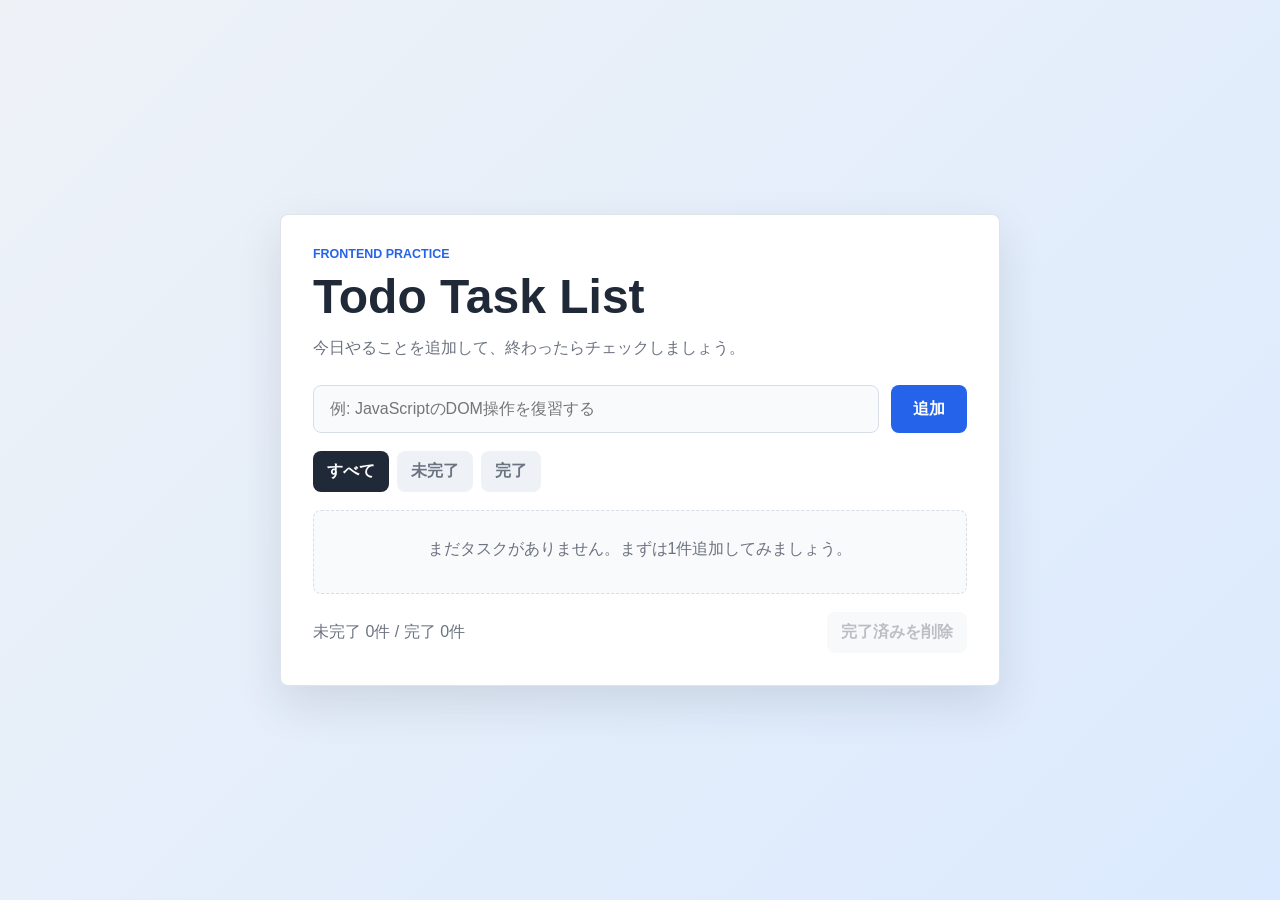
<file: index.html>
<!DOCTYPE html>
<html lang="ja">
  <head>
    <meta charset="UTF-8" />
    <meta name="viewport" content="width=device-width, initial-scale=1.0" />
    <title>Todo Task List</title>
    <link rel="stylesheet" href="style.css" />
  </head>
  <body>
    <main class="app">
      <section class="todo-panel" aria-labelledby="app-title">
        <div class="app-header">
          <p class="eyebrow">Frontend Practice</p>
          <h1 id="app-title">Todo Task List</h1>
          <p class="lead">今日やることを追加して、終わったらチェックしましょう。</p>
        </div>

        <form class="todo-form" id="todo-form">
          <label class="sr-only" for="todo-input">新しいタスク</label>
          <input
            id="todo-input"
            type="text"
            name="todo"
            placeholder="例: JavaScriptのDOM操作を復習する"
            autocomplete="off"
          />
          <button type="submit">追加</button>
        </form>

        <div class="toolbar" aria-label="タスクの表示切り替え">
          <button class="filter-button active" type="button" data-filter="all">すべて</button>
          <button class="filter-button" type="button" data-filter="active">未完了</button>
          <button class="filter-button" type="button" data-filter="completed">完了</button>
        </div>

        <ul class="todo-list" id="todo-list" aria-live="polite"></ul>

        <div class="summary">
          <span id="task-count">0件のタスク</span>
          <button class="ghost-button" id="clear-completed" type="button">完了済みを削除</button>
        </div>
      </section>
    </main>

    <script src="script.js"></script>
  </body>
</html>
</file>
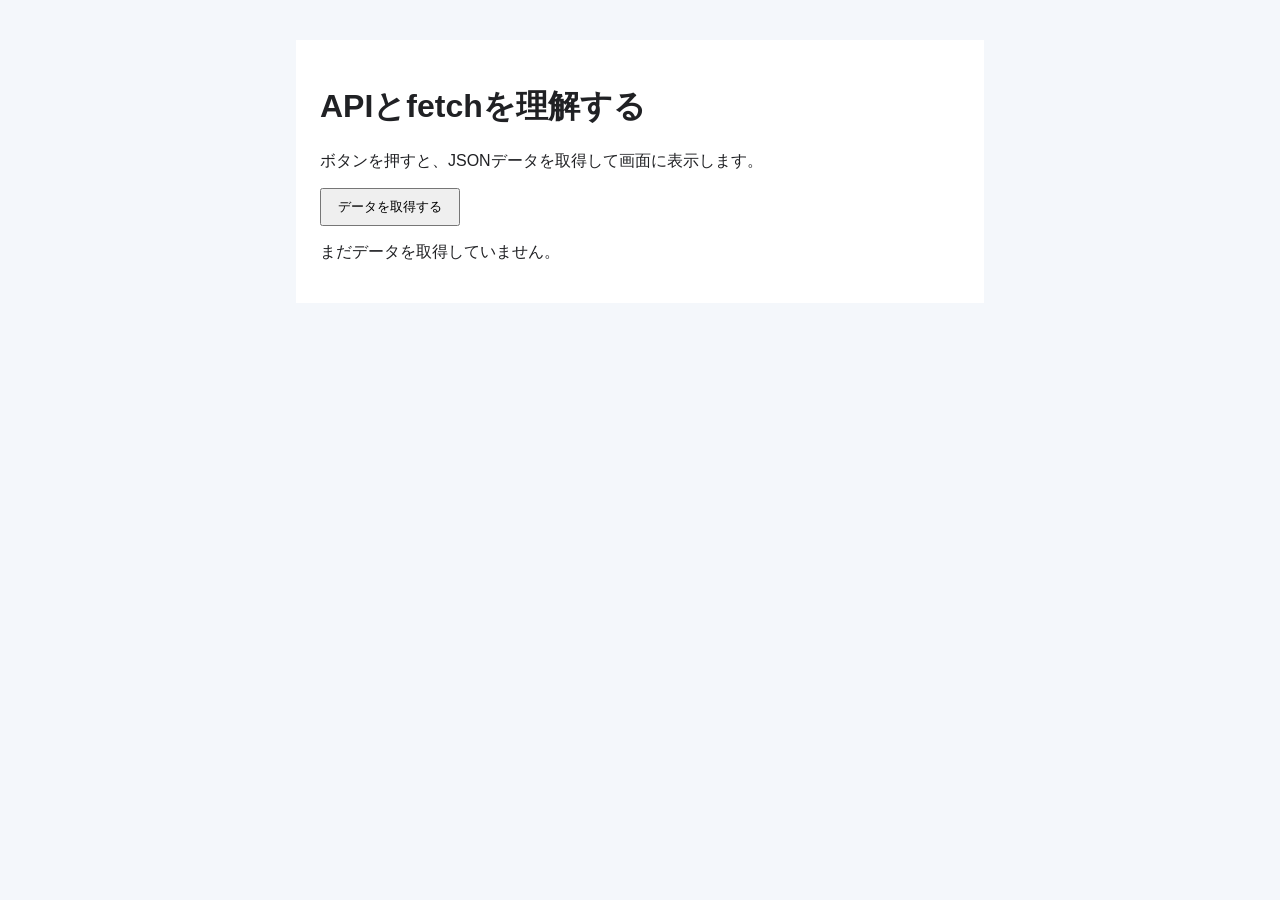
<file: Task2/src/api-practice/index.html>
<!DOCTYPE html>
<html lang="ja">
<head>
  <meta charset="UTF-8">
  <meta name="viewport" content="width=device-width, initial-scale=1.0">
  <title>API Practice</title>
  <link rel="stylesheet" href="style.css">
</head>
<body>
  <main class="page">
    <h1>APIとfetchを理解する</h1>

    <p>ボタンを押すと、JSONデータを取得して画面に表示します。</p>

    <button id="loadButton">データを取得する</button>

    <p id="statusText">まだデータを取得していません。</p>
    <ul id="lessonList"></ul>
  </main>

  <script src="script.js"></script>
</body>
</html>
</file>
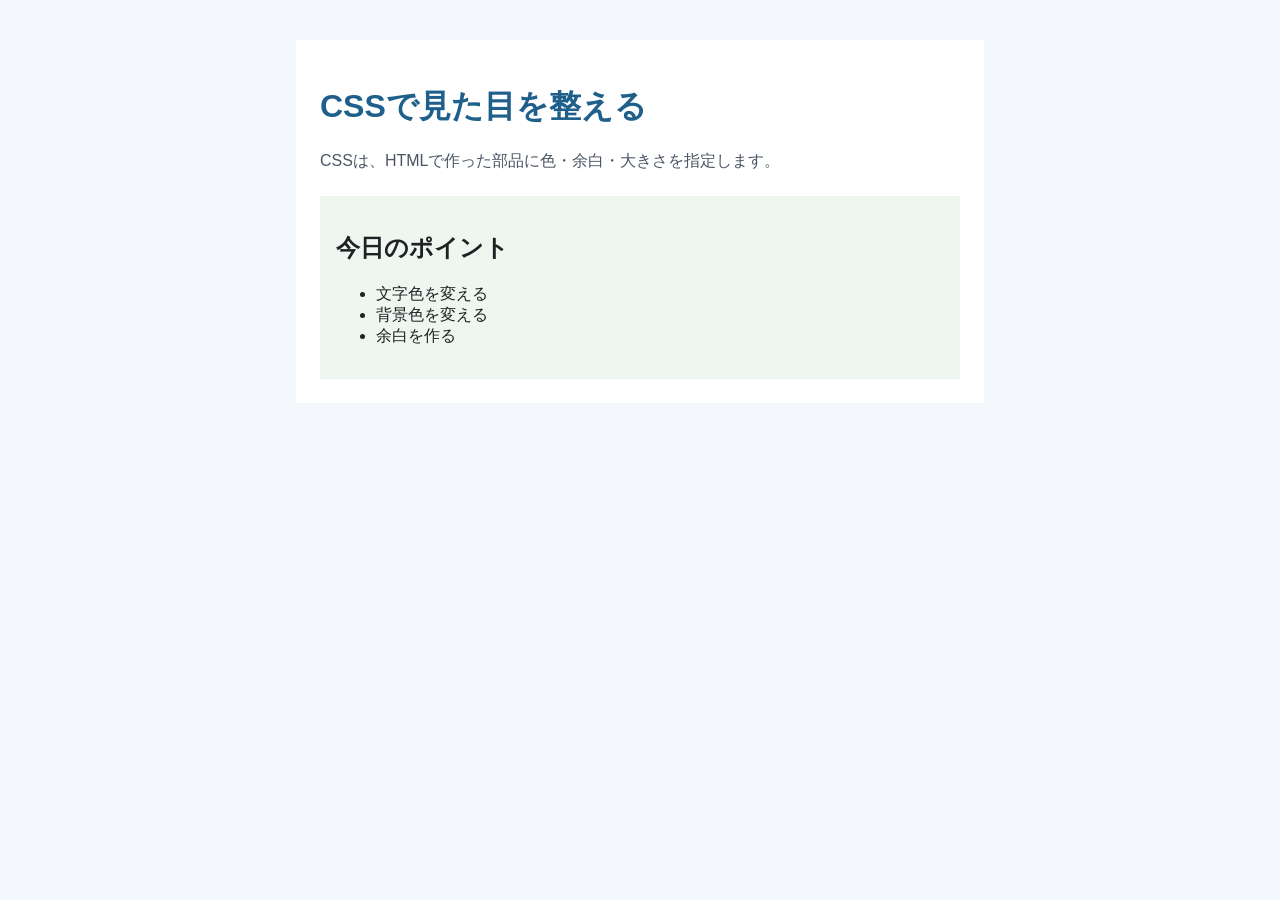
<file: Task2/src/css-practice/index.html>
<!DOCTYPE html>
<html lang="ja">
<head>
  <meta charset="UTF-8">
  <meta name="viewport" content="width=device-width, initial-scale=1.0">
  <title>CSS Practice</title>
  <link rel="stylesheet" href="style.css">
</head>
<body>
  <main class="page">
    <h1>CSSで見た目を整える</h1>

    <p class="lead-text">CSSは、HTMLで作った部品に色・余白・大きさを指定します。</p>

    <section class="memo-box">
      <h2>今日のポイント</h2>
      <ul>
        <li>文字色を変える</li>
        <li>背景色を変える</li>
        <li>余白を作る</li>
      </ul>
    </section>
  </main>
</body>
</html>
</file>
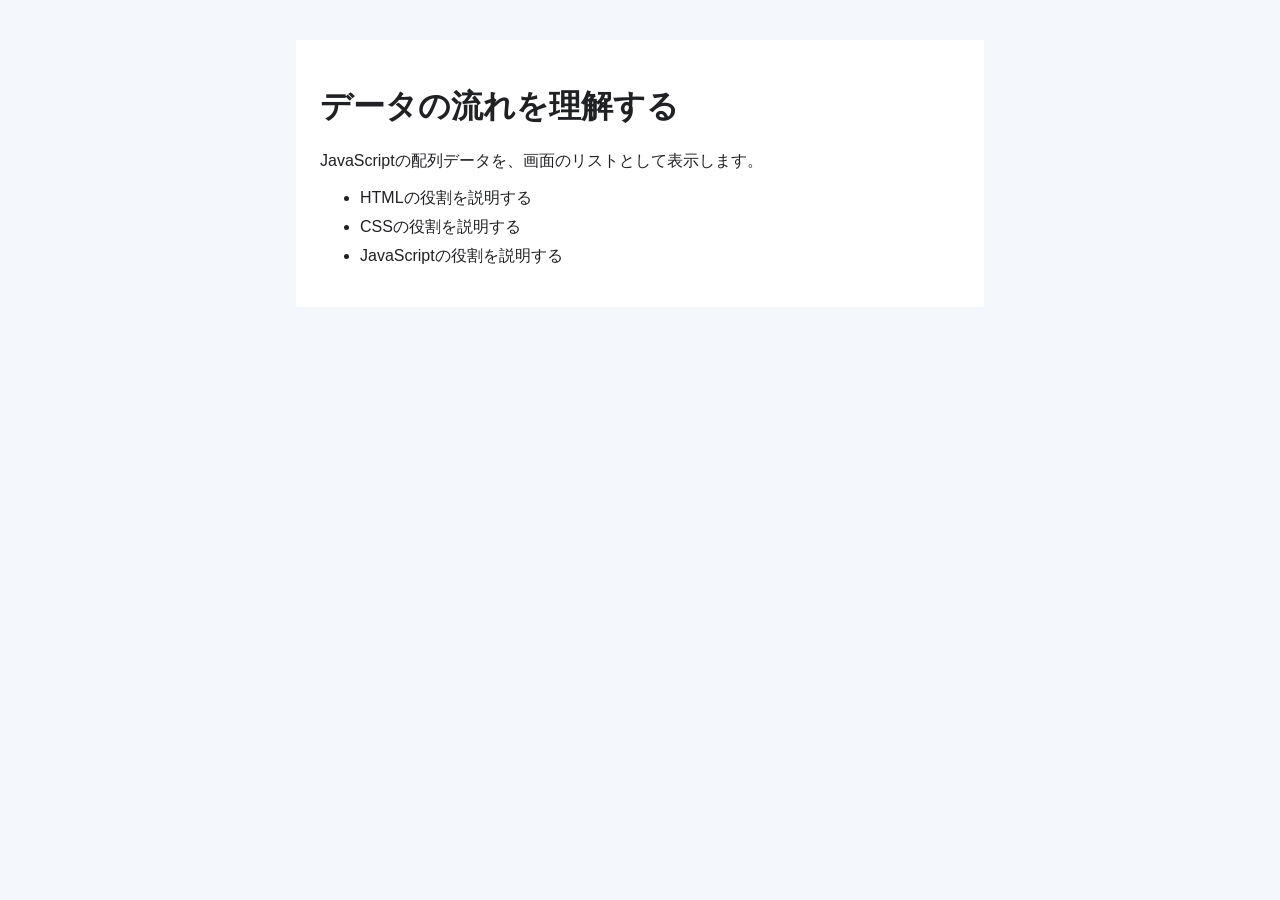
<file: Task2/src/data-flow-practice/index.html>
<!DOCTYPE html>
<html lang="ja">
<head>
  <meta charset="UTF-8">
  <meta name="viewport" content="width=device-width, initial-scale=1.0">
  <title>Data Flow Practice</title>
  <link rel="stylesheet" href="style.css">
</head>
<body>
  <main class="page">
    <h1>データの流れを理解する</h1>

    <p>JavaScriptの配列データを、画面のリストとして表示します。</p>

    <ul id="taskList"></ul>
  </main>

  <script src="script.js"></script>
</body>
</html>
</file>
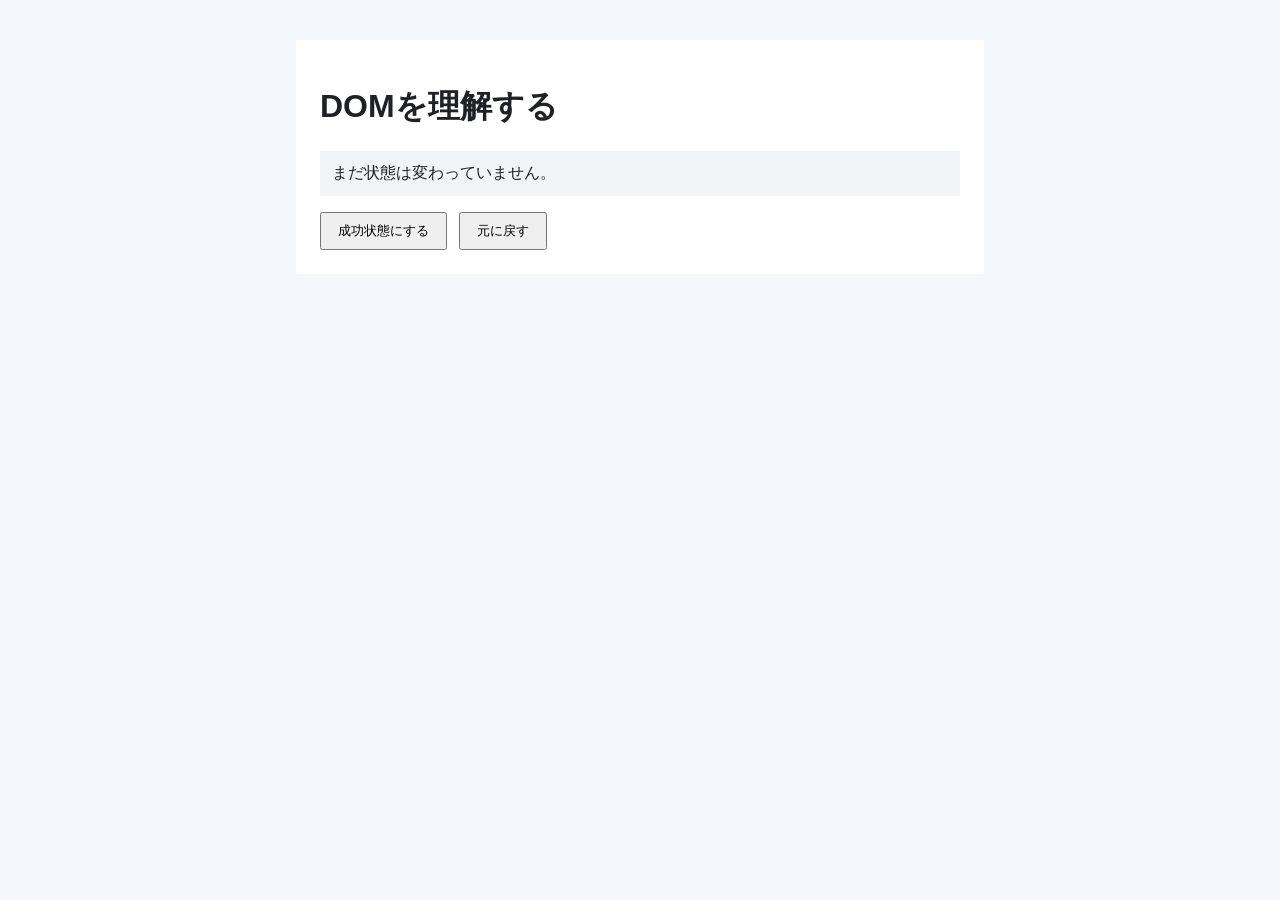
<file: Task2/src/dom-practice/index.html>
<!DOCTYPE html>
<html lang="ja">
<head>
  <meta charset="UTF-8">
  <meta name="viewport" content="width=device-width, initial-scale=1.0">
  <title>DOM Practice</title>
  <link rel="stylesheet" href="style.css">
</head>
<body>
  <main class="page">
    <h1>DOMを理解する</h1>

    <p id="statusMessage" class="message">まだ状態は変わっていません。</p>

    <button id="successButton">成功状態にする</button>
    <button id="resetButton">元に戻す</button>
  </main>

  <script src="script.js"></script>
</body>
</html>
</file>
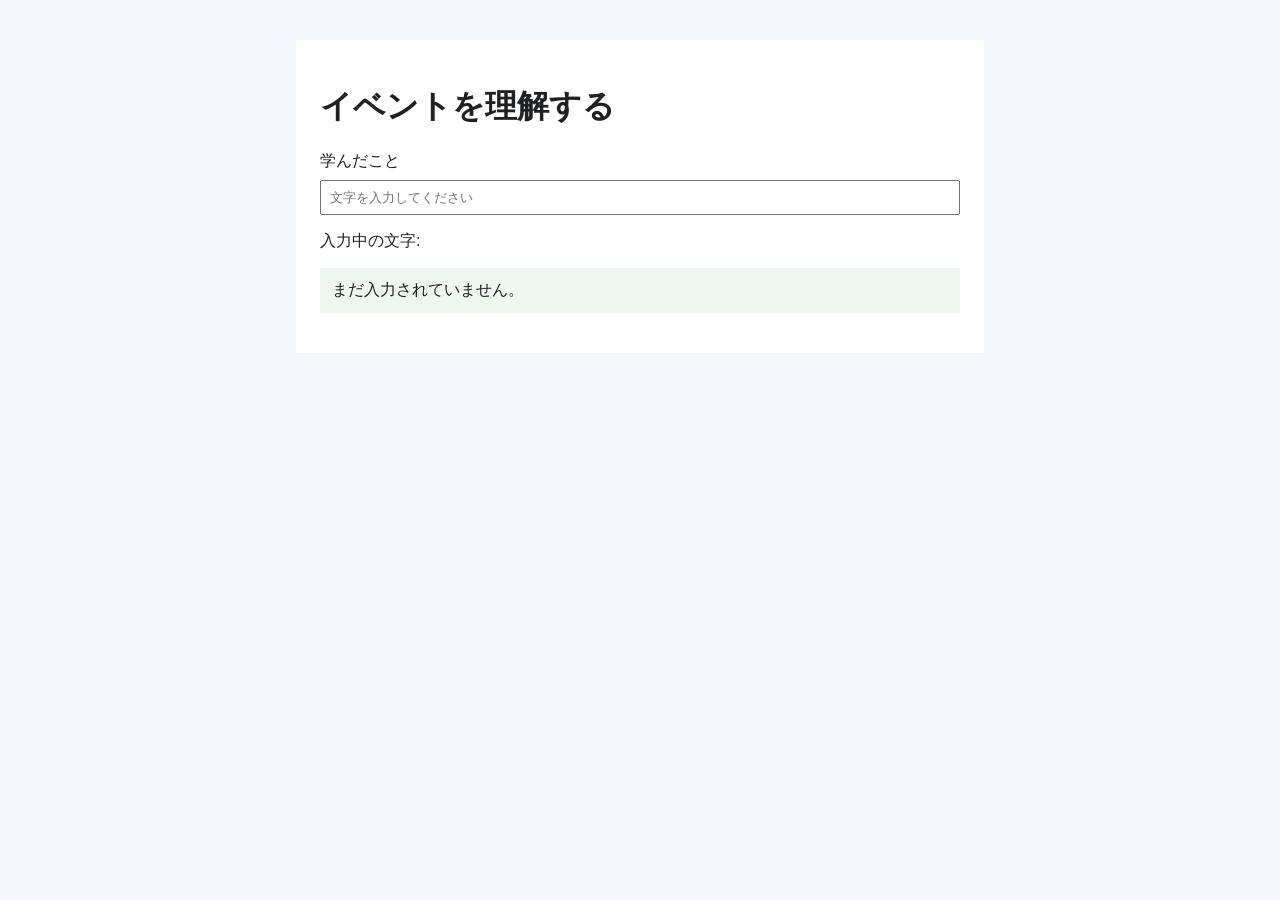
<file: Task2/src/event-practice/index.html>
<!DOCTYPE html>
<html lang="ja">
<head>
  <meta charset="UTF-8">
  <meta name="viewport" content="width=device-width, initial-scale=1.0">
  <title>Event Practice</title>
  <link rel="stylesheet" href="style.css">
</head>
<body>
  <main class="page">
    <h1>イベントを理解する</h1>

    <label for="memoInput">学んだこと</label>
    <input id="memoInput" type="text" placeholder="文字を入力してください">

    <p>入力中の文字:</p>
    <p id="previewText">まだ入力されていません。</p>
  </main>

  <script src="script.js"></script>
</body>
</html>
</file>
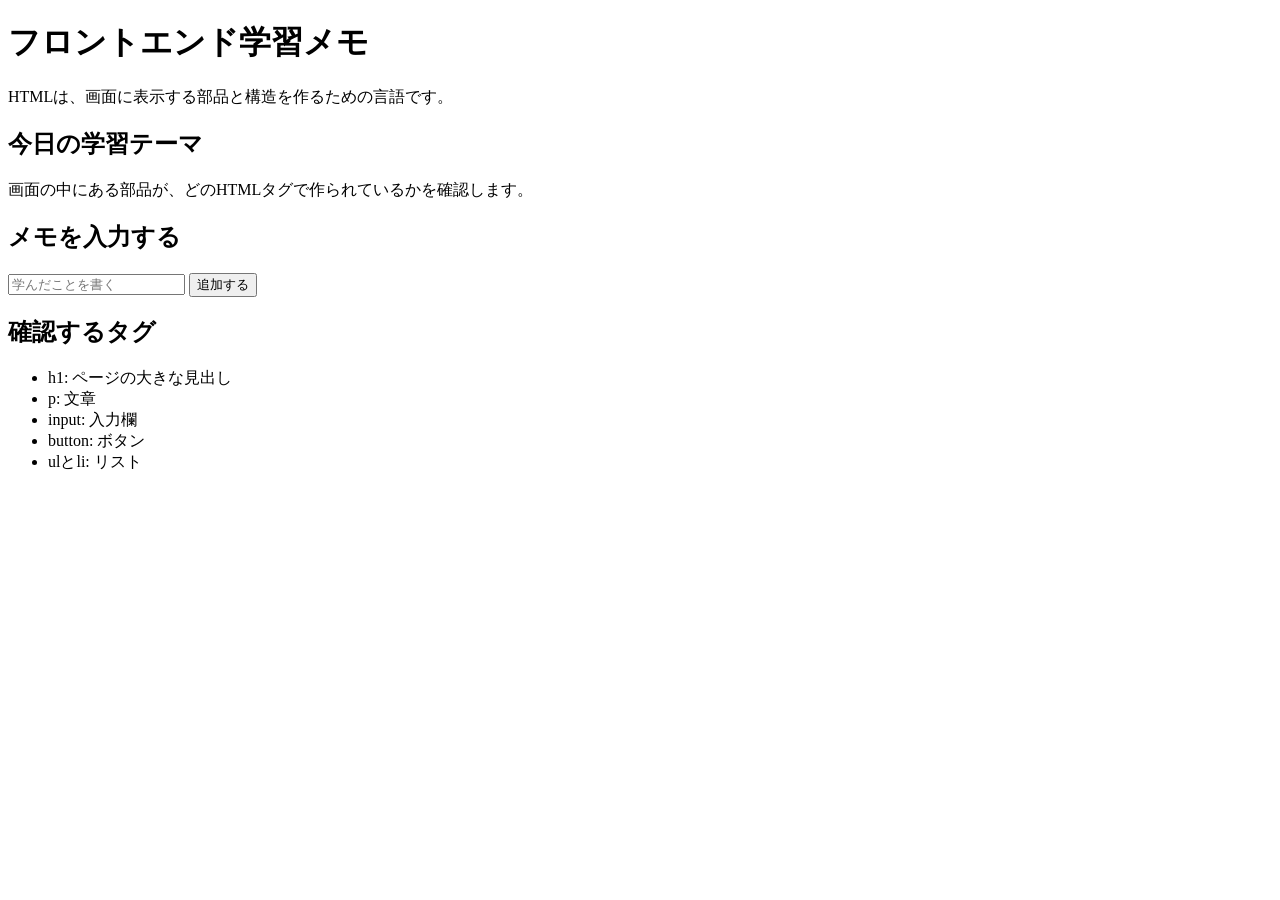
<file: Task2/src/html-practice/index.html>
<!DOCTYPE html>
<html lang="ja">
<head>
  <meta charset="UTF-8">
  <meta name="viewport" content="width=device-width, initial-scale=1.0">
  <title>HTML Practice</title>
</head>
<body>
  <h1>フロントエンド学習メモ</h1>

  <p>HTMLは、画面に表示する部品と構造を作るための言語です。</p>

  <section>
    <h2>今日の学習テーマ</h2>
    <p>画面の中にある部品が、どのHTMLタグで作られているかを確認します。</p>
  </section>

  <section>
    <h2>メモを入力する</h2>
    <input type="text" placeholder="学んだことを書く">
    <button>追加する</button>
  </section>

  <section>
    <h2>確認するタグ</h2>
    <ul>
      <li>h1: ページの大きな見出し</li>
      <li>p: 文章</li>
      <li>input: 入力欄</li>
      <li>button: ボタン</li>
      <li>ulとli: リスト</li>
    </ul>
  </section>
</body>
</html>
</file>
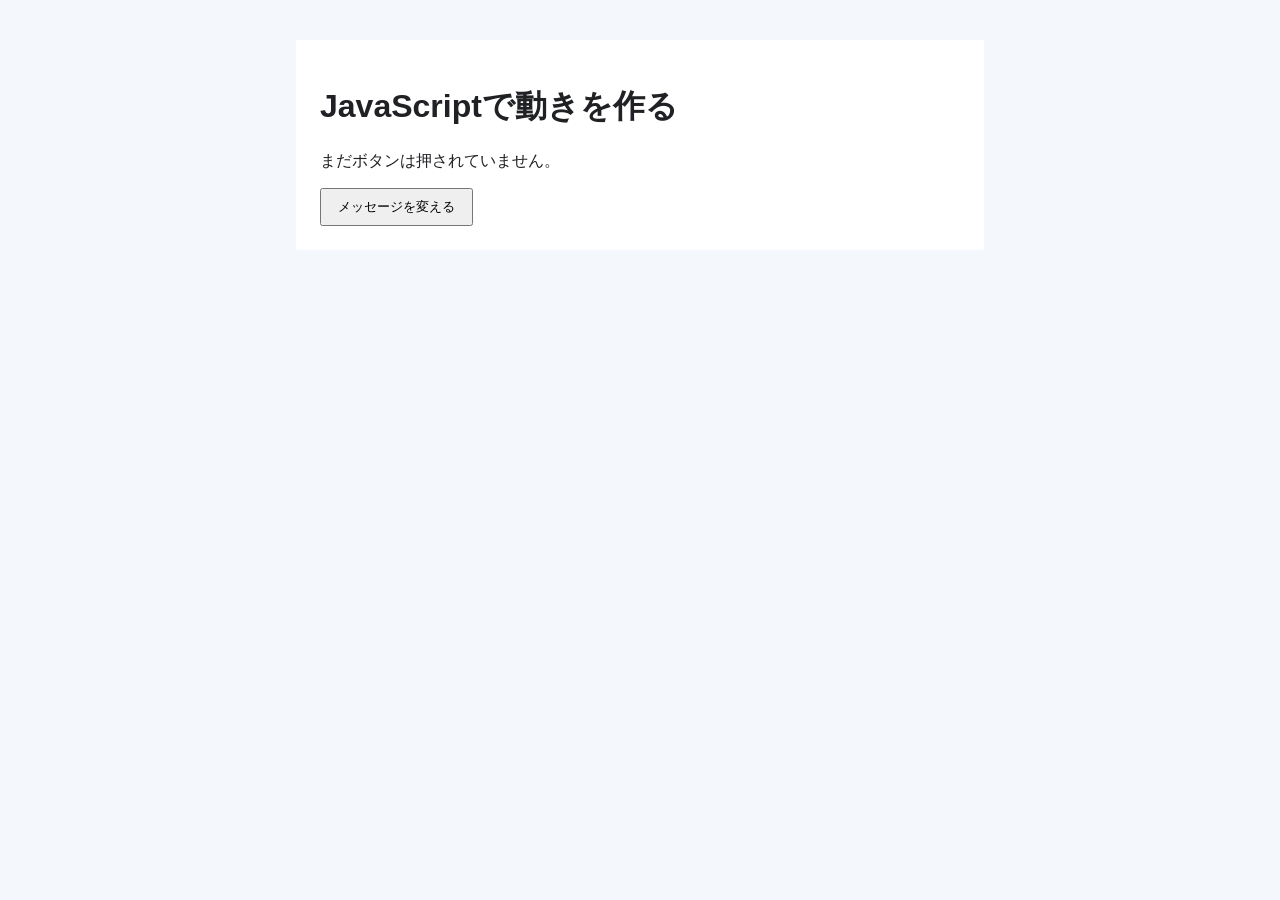
<file: Task2/src/js-practice/index.html>
<!DOCTYPE html>
<html lang="ja">
<head>
  <meta charset="UTF-8">
  <meta name="viewport" content="width=device-width, initial-scale=1.0">
  <title>JavaScript Practice</title>
  <link rel="stylesheet" href="style.css">
</head>
<body>
  <main class="page">
    <h1>JavaScriptで動きを作る</h1>

    <p id="message">まだボタンは押されていません。</p>

    <button id="changeButton">メッセージを変える</button>
  </main>

  <script src="script.js"></script>
</body>
</html>
</file>
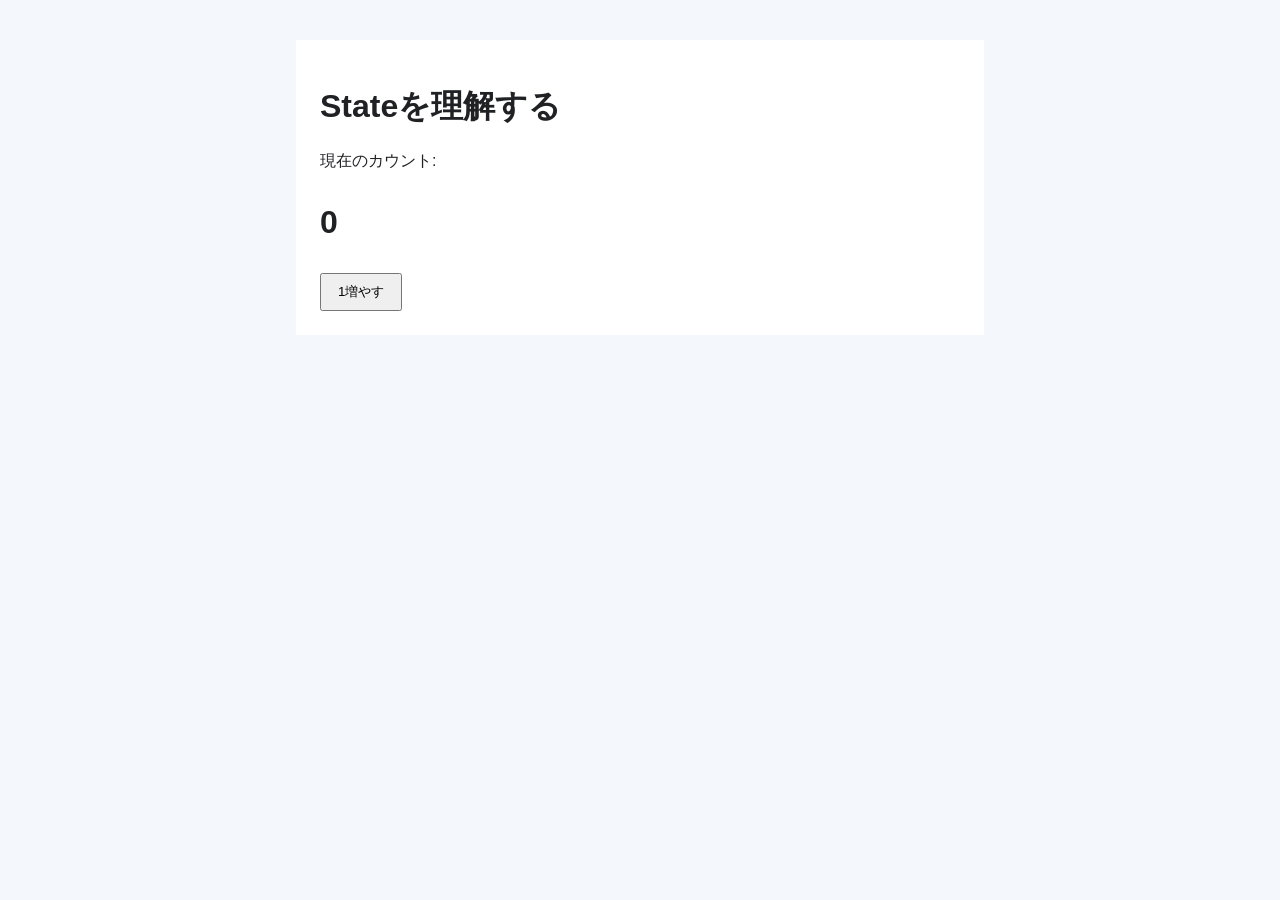
<file: Task2/src/state-practice/index.html>
<!DOCTYPE html>
<html lang="ja">
<head>
  <meta charset="UTF-8">
  <meta name="viewport" content="width=device-width, initial-scale=1.0">
  <title>State Practice</title>
  <link rel="stylesheet" href="style.css">
</head>
<body>
  <main class="page">
    <h1>Stateを理解する</h1>

    <p>現在のカウント:</p>
    <p id="countText" class="count">0</p>

    <button id="increaseButton">1増やす</button>
  </main>

  <script src="script.js"></script>
</body>
</html>
</file>
<file: style.css>
:root {
  --bg: #f4f6f8;
  --panel: #ffffff;
  --text: #1f2937;
  --muted: #6b7280;
  --line: #d8dee7;
  --primary: #2563eb;
  --primary-dark: #1d4ed8;
  --danger: #dc2626;
  --shadow: 0 18px 45px rgba(31, 41, 55, 0.12);
}

* {
  box-sizing: border-box;
}

body {
  min-height: 100vh;
  margin: 0;
  font-family: Arial, "Hiragino Kaku Gothic ProN", "Yu Gothic", sans-serif;
  color: var(--text);
  background: linear-gradient(135deg, #eef2f7 0%, #dbeafe 100%);
}

button,
input {
  font: inherit;
}

button {
  cursor: pointer;
}

.app {
  display: grid;
  min-height: 100vh;
  place-items: center;
  padding: 32px 16px;
}

.todo-panel {
  width: min(100%, 720px);
  padding: 32px;
  background: var(--panel);
  border: 1px solid rgba(216, 222, 231, 0.8);
  border-radius: 8px;
  box-shadow: var(--shadow);
}

.app-header {
  margin-bottom: 24px;
}

.eyebrow {
  margin: 0 0 8px;
  color: var(--primary);
  font-size: 0.78rem;
  font-weight: 700;
  text-transform: uppercase;
}

h1 {
  margin: 0;
  font-size: clamp(2rem, 5vw, 3rem);
  letter-spacing: 0;
}

.lead {
  margin: 10px 0 0;
  color: var(--muted);
  line-height: 1.7;
}

.todo-form {
  display: grid;
  grid-template-columns: 1fr auto;
  gap: 12px;
  margin-bottom: 18px;
}

.todo-form input {
  width: 100%;
  min-width: 0;
  padding: 14px 16px;
  color: var(--text);
  background: #f9fafb;
  border: 1px solid var(--line);
  border-radius: 8px;
  outline: none;
}

.todo-form input:focus {
  border-color: var(--primary);
  box-shadow: 0 0 0 3px rgba(37, 99, 235, 0.18);
}

.todo-form button,
.filter-button,
.ghost-button {
  border: 0;
  border-radius: 8px;
  transition: background 0.2s ease, color 0.2s ease, transform 0.2s ease;
}

.todo-form button {
  padding: 0 22px;
  color: #ffffff;
  background: var(--primary);
  font-weight: 700;
}

.todo-form button:hover {
  background: var(--primary-dark);
}

.toolbar {
  display: flex;
  flex-wrap: wrap;
  gap: 8px;
  margin-bottom: 18px;
}

.filter-button,
.ghost-button {
  padding: 10px 14px;
  color: var(--muted);
  background: #eef2f7;
  font-weight: 700;
}

.filter-button.active {
  color: #ffffff;
  background: var(--text);
}

.todo-list {
  display: grid;
  gap: 10px;
  min-height: 84px;
  margin: 0;
  padding: 0;
  list-style: none;
}

.todo-item {
  display: grid;
  grid-template-columns: auto 1fr auto;
  gap: 12px;
  align-items: center;
  padding: 14px;
  background: #ffffff;
  border: 1px solid var(--line);
  border-radius: 8px;
}

.todo-item input {
  width: 18px;
  height: 18px;
  accent-color: var(--primary);
}

.todo-text {
  overflow-wrap: anywhere;
  line-height: 1.5;
}

.todo-item.completed .todo-text {
  color: var(--muted);
  text-decoration: line-through;
}

.delete-button {
  width: 36px;
  height: 36px;
  color: var(--danger);
  background: #fee2e2;
  border: 0;
  border-radius: 8px;
  font-size: 1.2rem;
  line-height: 1;
}

.empty-state {
  padding: 28px;
  color: var(--muted);
  text-align: center;
  background: #f9fafb;
  border: 1px dashed var(--line);
  border-radius: 8px;
}

.summary {
  display: flex;
  align-items: center;
  justify-content: space-between;
  gap: 16px;
  margin-top: 18px;
  color: var(--muted);
}

.ghost-button:hover,
.filter-button:hover {
  transform: translateY(-1px);
}

.ghost-button:hover {
  color: var(--danger);
  background: #fee2e2;
}

.ghost-button:disabled {
  cursor: not-allowed;
  opacity: 0.45;
  transform: none;
}

.sr-only {
  position: absolute;
  width: 1px;
  height: 1px;
  padding: 0;
  overflow: hidden;
  clip: rect(0, 0, 0, 0);
  white-space: nowrap;
  border: 0;
}

@media (max-width: 560px) {
  .todo-panel {
    padding: 24px;
  }

  .todo-form {
    grid-template-columns: 1fr;
  }

  .todo-form button {
    min-height: 48px;
  }

  .summary {
    align-items: stretch;
    flex-direction: column;
  }
}
</file>
<file: Task2/src/api-practice/style.css>
body {
  margin: 0;
  background-color: #f4f7fb;
  color: #202124;
  font-family: Arial, sans-serif;
}

.page {
  width: 640px;
  margin: 40px auto;
  padding: 24px;
  background-color: #ffffff;
}

button {
  padding: 8px 16px;
}

#statusText {
  margin-top: 16px;
}

li {
  margin-bottom: 8px;
}
</file>
<file: Task2/src/css-practice/style.css>
body {
  margin: 0;
  background-color: #f4f7fb;
  color: #202124;
  font-family: Arial, sans-serif;
}

.page {
  width: 640px;
  margin: 40px auto;
  padding: 24px;
  background-color: #ffffff;
}

h1 {
  color: #1f5f8b;
}

.lead-text {
  color: #4b5563;
}

.memo-box {
  margin-top: 24px;
  padding: 16px;
  background-color: #eef6f0;
}
</file>
<file: Task2/src/data-flow-practice/style.css>
body {
  margin: 0;
  background-color: #f4f7fb;
  color: #202124;
  font-family: Arial, sans-serif;
}

.page {
  width: 640px;
  margin: 40px auto;
  padding: 24px;
  background-color: #ffffff;
}

li {
  margin-bottom: 8px;
}
</file>
<file: Task2/src/dom-practice/style.css>
body {
  margin: 0;
  background-color: #f4f7fb;
  color: #202124;
  font-family: Arial, sans-serif;
}

.page {
  width: 640px;
  margin: 40px auto;
  padding: 24px;
  background-color: #ffffff;
}

.message {
  padding: 12px;
  background-color: #f1f3f4;
}

.success {
  background-color: #e6f4ea;
  color: #137333;
}

button {
  margin-right: 8px;
  padding: 8px 16px;
}
</file>
<file: Task2/src/event-practice/style.css>
body {
  margin: 0;
  background-color: #f4f7fb;
  color: #202124;
  font-family: Arial, sans-serif;
}

.page {
  width: 640px;
  margin: 40px auto;
  padding: 24px;
  background-color: #ffffff;
}

label {
  display: block;
  margin-bottom: 8px;
}

input {
  width: 100%;
  padding: 8px;
  box-sizing: border-box;
}

#previewText {
  padding: 12px;
  background-color: #eef6f0;
}
</file>
<file: Task2/src/js-practice/style.css>
body {
  margin: 0;
  background-color: #f4f7fb;
  color: #202124;
  font-family: Arial, sans-serif;
}

.page {
  width: 640px;
  margin: 40px auto;
  padding: 24px;
  background-color: #ffffff;
}

button {
  padding: 8px 16px;
}
</file>
<file: Task2/src/state-practice/style.css>
body {
  margin: 0;
  background-color: #f4f7fb;
  color: #202124;
  font-family: Arial, sans-serif;
}

.page {
  width: 640px;
  margin: 40px auto;
  padding: 24px;
  background-color: #ffffff;
}

.count {
  font-size: 32px;
  font-weight: bold;
}

button {
  padding: 8px 16px;
}
</file>
